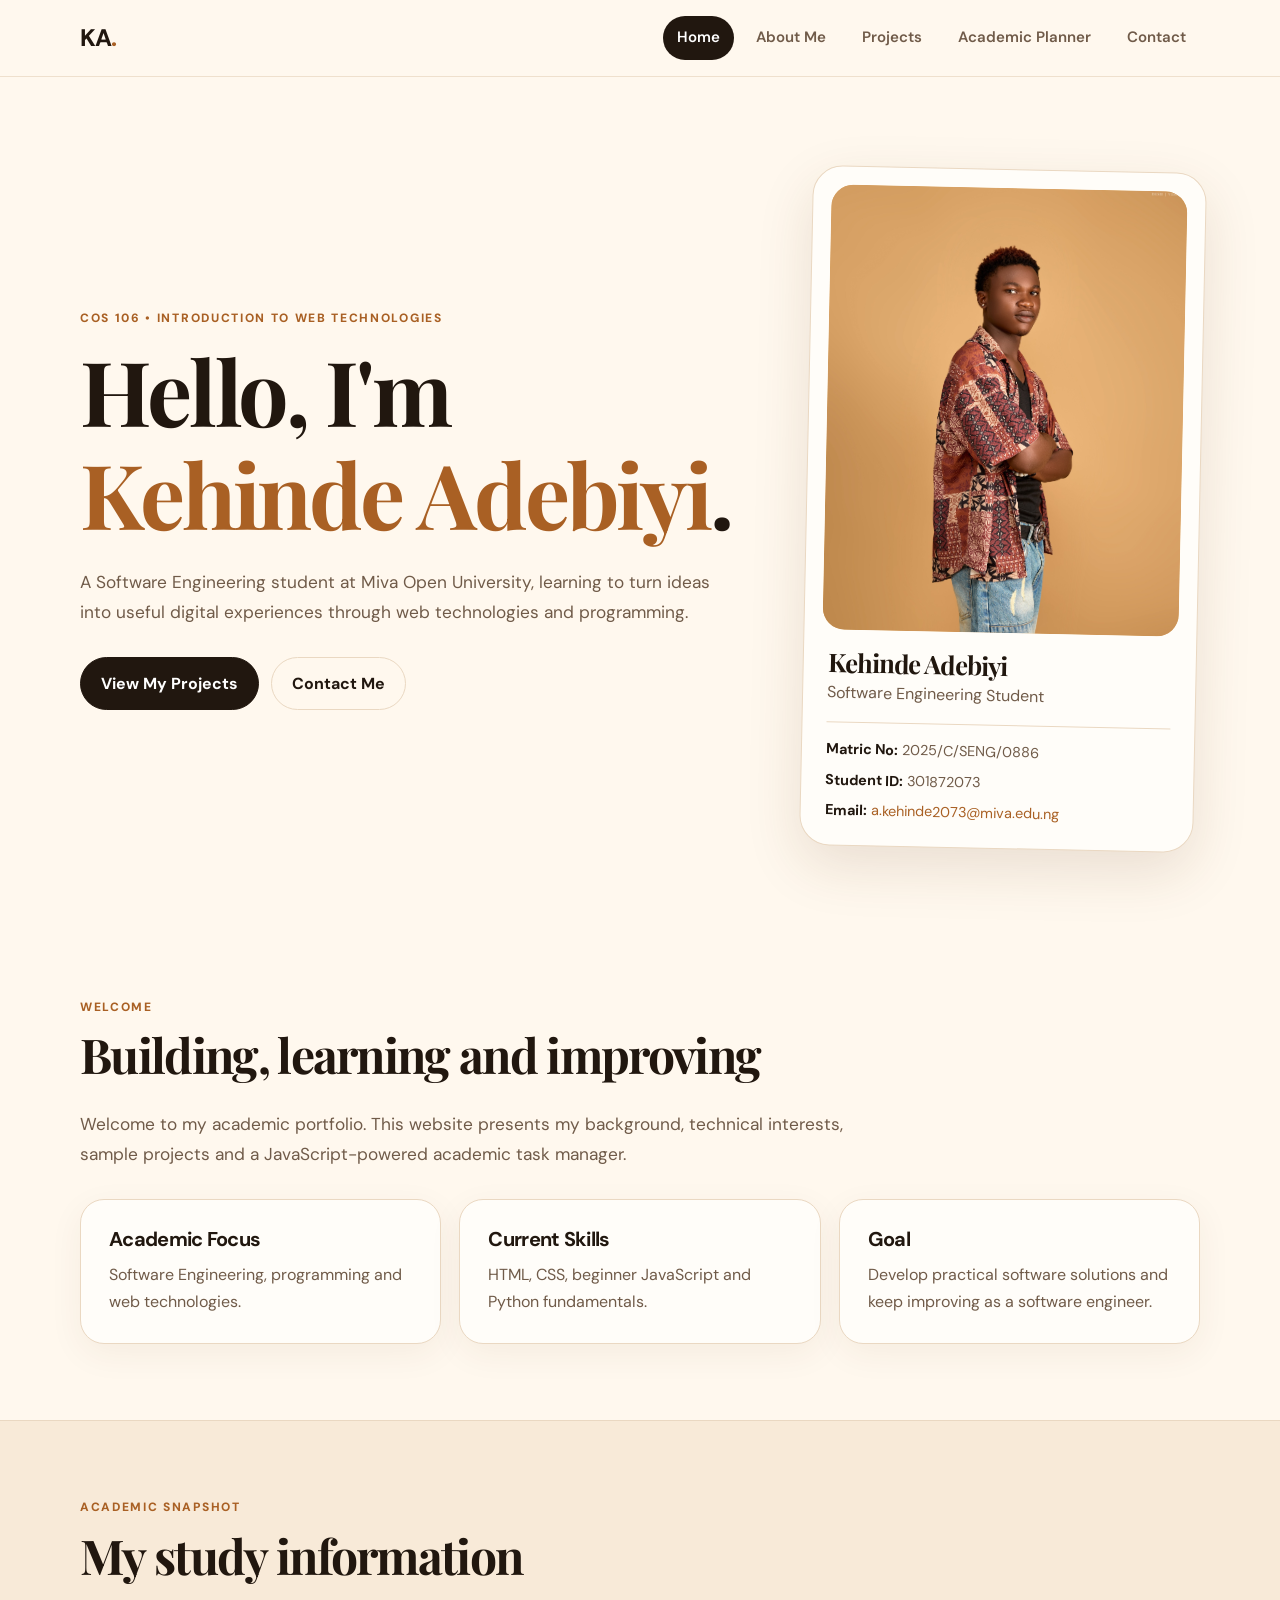
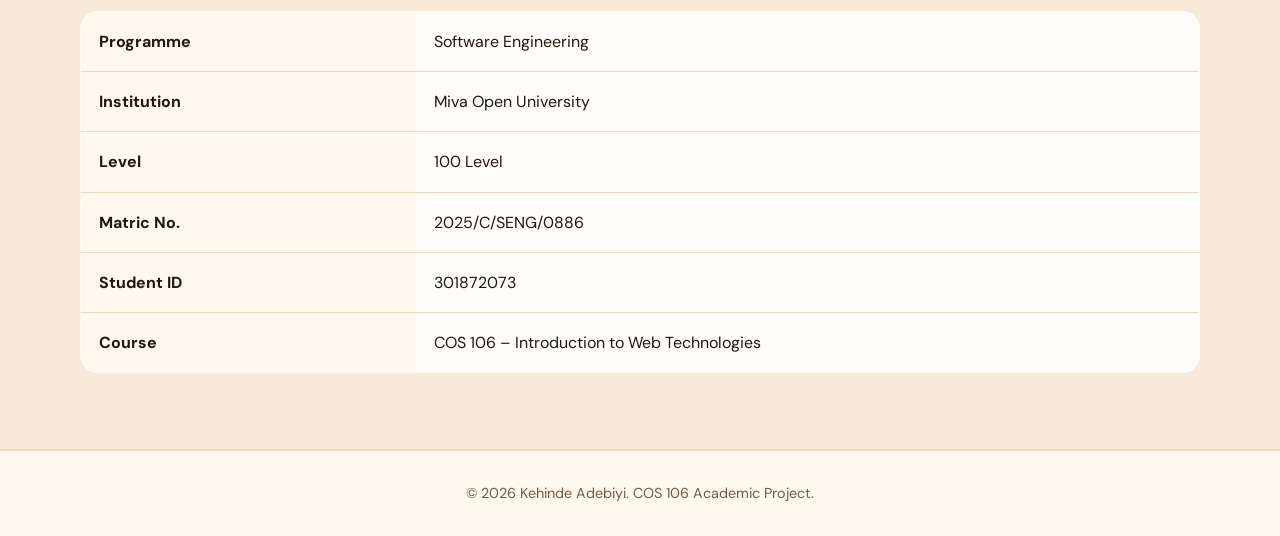
<file: COS106_Student_Portfolio_updated/index.html>
<!DOCTYPE html>
<html lang="en">
<head>
  <meta charset="UTF-8">
  <meta name="viewport" content="width=device-width, initial-scale=1.0">
  <title>Document</title>
</head>
<body>
  
</body>
</html>
<!DOCTYPE html>
<html lang="en">
<head>
  <meta charset="UTF-8"><meta name="viewport" content="width=device-width, initial-scale=1.0">
  <title>Kehinde Adebiyi | Student Portfolio</title><link rel="stylesheet" href="css/style.css">
</head>
<body>
<header class="site-header"><nav class="navbar container">
  <a class="logo" href="index.html">KA<span>.</span></a><button class="menu-toggle" aria-label="Open navigation">☰</button>
  <ul class="nav-links"><li><a class="active" href="index.html">Home</a></li><li><a href="about.html">About Me</a></li><li><a href="projects.html">Projects</a></li><li><a href="planner.html">Academic Planner</a></li><li><a href="contact.html">Contact</a></li></ul>
</nav></header>
<main>
<section class="hero container">
  <div class="hero-text"><p class="eyebrow">COS 106 • Introduction to Web Technologies</p><h1>Hello, I'm <span>Kehinde Adebiyi</span>.</h1>
  <p>A Software Engineering student at Miva Open University, learning to turn ideas into useful digital experiences through web technologies and programming.</p>
  <div class="hero-actions"><a class="btn" href="projects.html">View My Projects</a><a class="btn btn-outline" href="contact.html">Contact Me</a></div></div>
  <div class="profile-card"><img src="assets/profile.jpg" alt="Kehinde Adebiyi profile photograph"><h2>Kehinde Adebiyi</h2><p>Software Engineering Student</p>
    <div class="student-meta"><p><strong>Matric No:</strong> 2025/C/SENG/0886</p><p><strong>Student ID:</strong> 301872073</p><p><strong>Email:</strong> <a href="mailto:a.kehinde2073@miva.edu.ng">a.kehinde2073@miva.edu.ng</a></p></div>
  </div>
</section>
<section class="section container"><div class="section-heading"><p class="eyebrow">Welcome</p><h2>Building, learning and improving</h2></div>
<p class="lead">Welcome to my academic portfolio. This website presents my background, technical interests, sample projects and a JavaScript-powered academic task manager.</p>
<div class="info-grid"><article class="card"><h3>Academic Focus</h3><p>Software Engineering, programming and web technologies.</p></article><article class="card"><h3>Current Skills</h3><p>HTML, CSS, beginner JavaScript and Python fundamentals.</p></article><article class="card"><h3>Goal</h3><p>Develop practical software solutions and keep improving as a software engineer.</p></article></div></section>
<section class="section alt"><div class="container"><div class="section-heading"><p class="eyebrow">Academic Snapshot</p><h2>My study information</h2></div>
<table class="data-table"><tr><th>Programme</th><td>Software Engineering</td></tr><tr><th>Institution</th><td>Miva Open University</td></tr><tr><th>Level</th><td>100 Level</td></tr><tr><th>Matric No.</th><td>2025/C/SENG/0886</td></tr><tr><th>Student ID</th><td>301872073</td></tr><tr><th>Course</th><td>COS 106 – Introduction to Web Technologies</td></tr></table></div></section>
</main>
<footer class="footer"><p>&copy; 2026 Kehinde Adebiyi. COS 106 Academic Project.</p></footer><script src="js/script.js"></script>
</body></html>
</file>
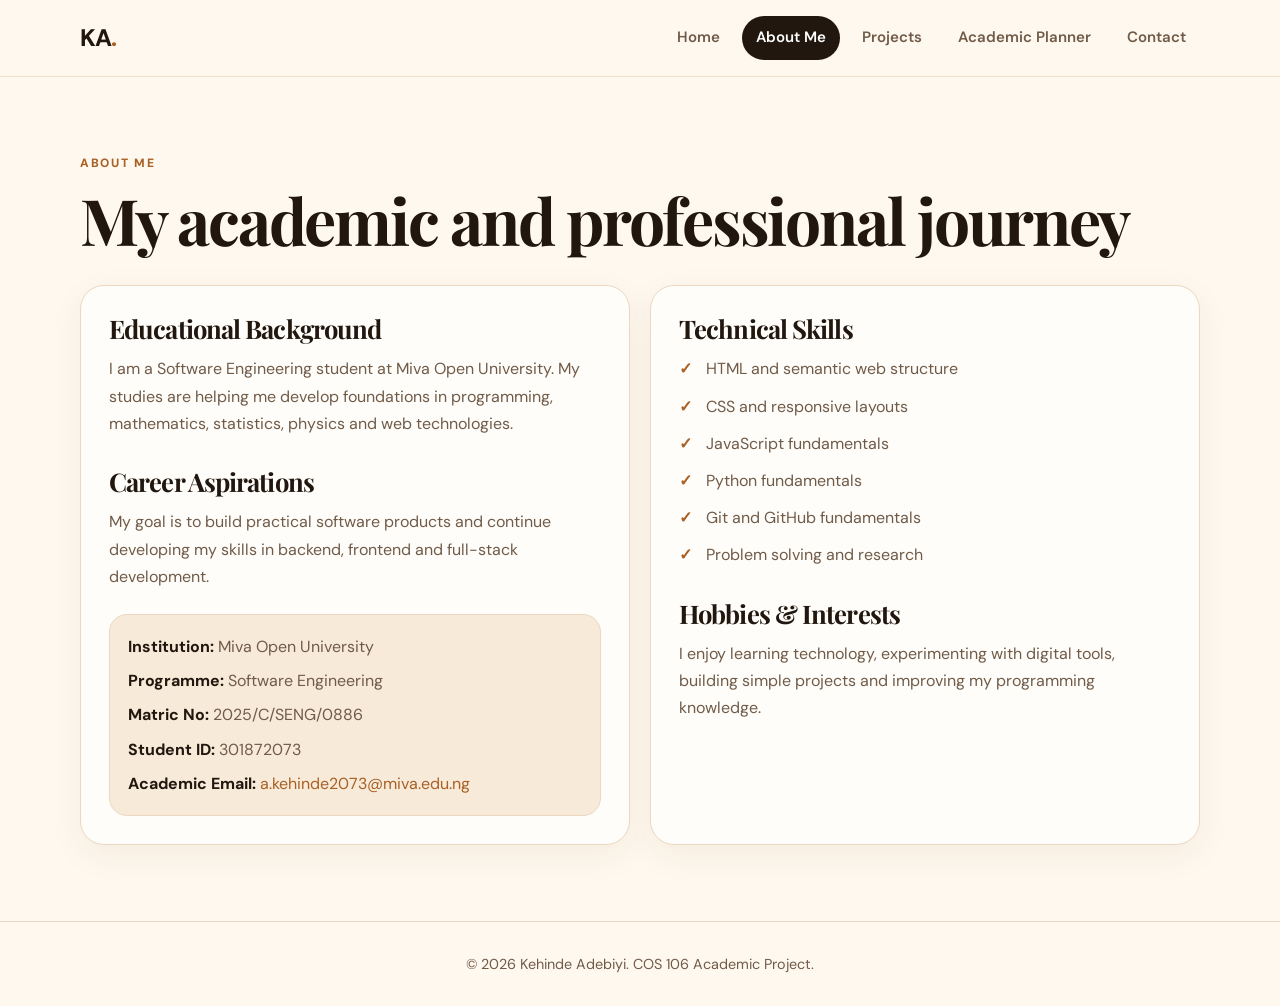
<file: COS106_Student_Portfolio_updated/about.html>
<!DOCTYPE html>
<html lang="en"><head><meta charset="UTF-8"><meta name="viewport" content="width=device-width, initial-scale=1.0"><title>About Me | Kehinde Adebiyi</title><link rel="stylesheet" href="css/style.css"></head>
<body><header class="site-header"><nav class="navbar container"><a class="logo" href="index.html">KA<span>.</span></a><button class="menu-toggle" aria-label="Open navigation">☰</button><ul class="nav-links"><li><a href="index.html">Home</a></li><li><a class="active" href="about.html">About Me</a></li><li><a href="projects.html">Projects</a></li><li><a href="planner.html">Academic Planner</a></li><li><a href="contact.html">Contact</a></li></ul></nav></header>
<main class="section container"><div class="section-heading"><p class="eyebrow">About Me</p><h1>My academic and professional journey</h1></div>
<div class="two-column"><section class="card"><h2>Educational Background</h2><p>I am a Software Engineering student at Miva Open University. My studies are helping me develop foundations in programming, mathematics, statistics, physics and web technologies.</p><h2>Career Aspirations</h2><p>My goal is to build practical software products and continue developing my skills in backend, frontend and full-stack development.</p><div class="identity-box"><p><strong>Institution:</strong> Miva Open University</p><p><strong>Programme:</strong> Software Engineering</p><p><strong>Matric No:</strong> 2025/C/SENG/0886</p><p><strong>Student ID:</strong> 301872073</p><p><strong>Academic Email:</strong> <a href="mailto:a.kehinde2073@miva.edu.ng">a.kehinde2073@miva.edu.ng</a></p></div></section>
<section class="card"><h2>Technical Skills</h2><ul class="check-list"><li>HTML and semantic web structure</li><li>CSS and responsive layouts</li><li>JavaScript fundamentals</li><li>Python fundamentals</li><li>Git and GitHub fundamentals</li><li>Problem solving and research</li></ul><h2>Hobbies & Interests</h2><p>I enjoy learning technology, experimenting with digital tools, building simple projects and improving my programming knowledge.</p></section></div></main>
<footer class="footer"><p>&copy; 2026 Kehinde Adebiyi. COS 106 Academic Project.</p></footer><script src="js/script.js"></script></body></html>
</file>
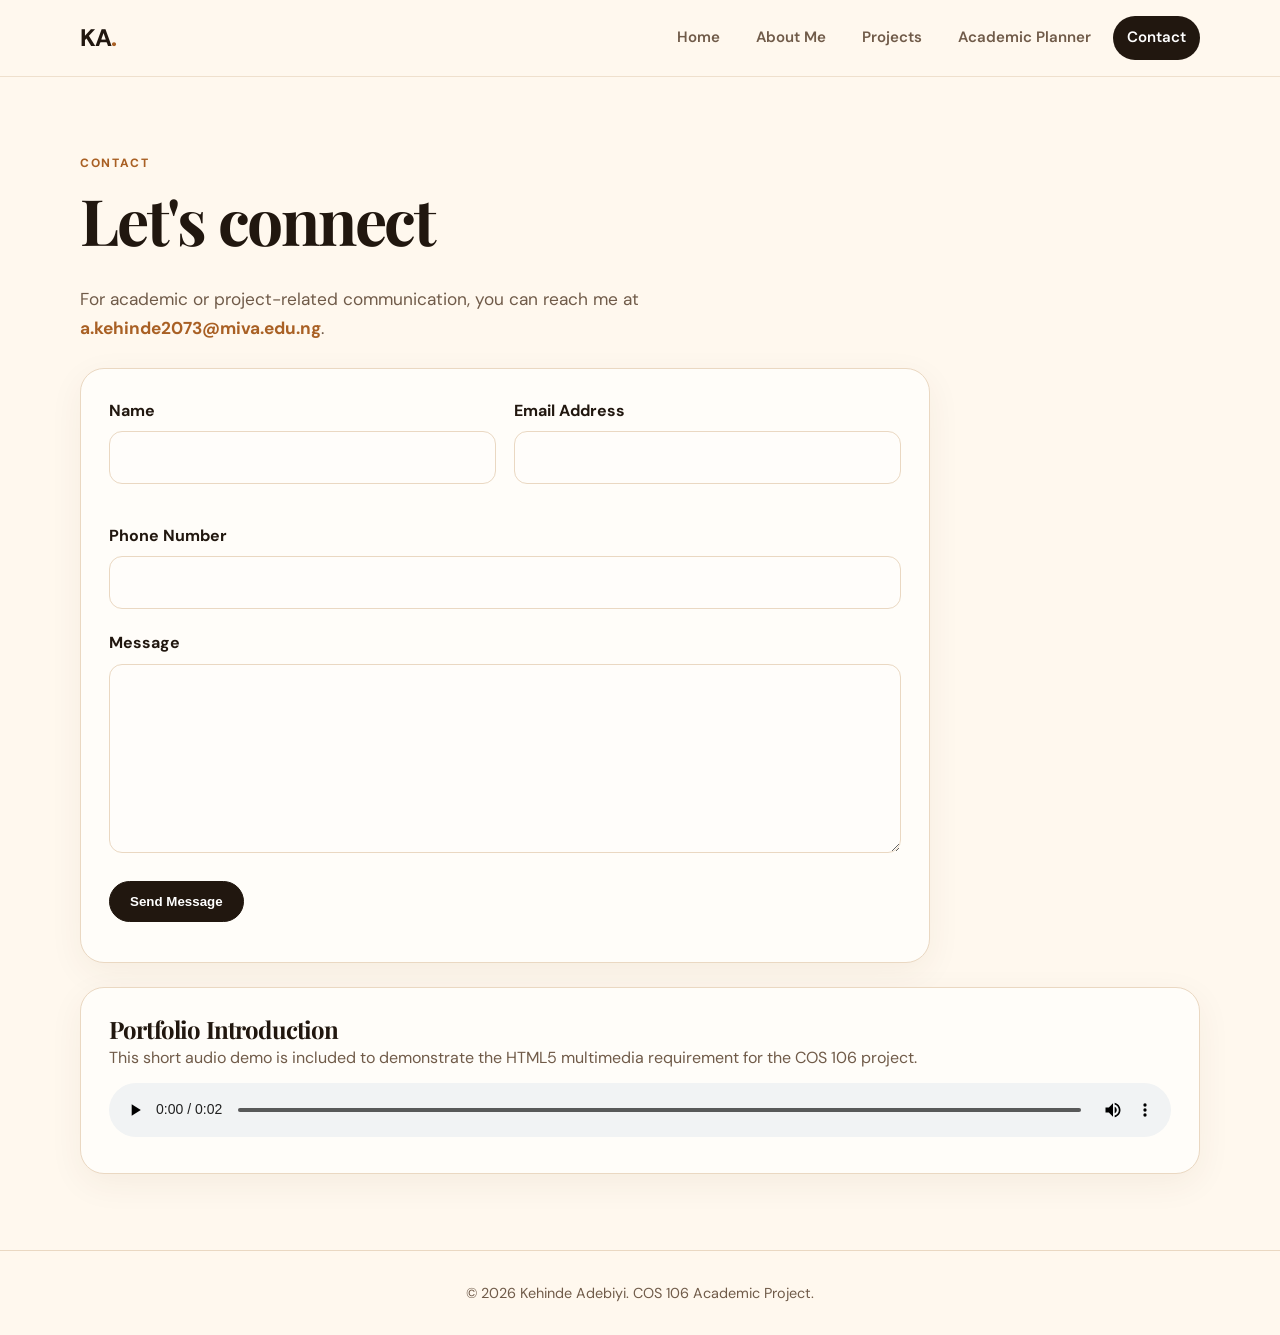
<file: COS106_Student_Portfolio_updated/contact.html>
<!DOCTYPE html>
<html lang="en"><head><meta charset="UTF-8"><meta name="viewport" content="width=device-width, initial-scale=1.0"><title>Contact | Kehinde Adebiyi</title><link rel="stylesheet" href="css/style.css"></head>
<body><header class="site-header"><nav class="navbar container"><a class="logo" href="index.html">KA<span>.</span></a><button class="menu-toggle" aria-label="Open navigation">☰</button><ul class="nav-links"><li><a href="index.html">Home</a></li><li><a href="about.html">About Me</a></li><li><a href="projects.html">Projects</a></li><li><a href="planner.html">Academic Planner</a></li><li><a class="active" href="contact.html">Contact</a></li></ul></nav></header>
<main class="section container"><div class="section-heading"><p class="eyebrow">Contact</p><h1>Let's connect</h1></div><p class="lead contact-note">For academic or project-related communication, you can reach me at <a href="mailto:a.kehinde2073@miva.edu.ng">a.kehinde2073@miva.edu.ng</a>.</p>
<form id="contactForm" class="contact-form card" novalidate><div class="form-grid"><div><label for="name">Name</label><input id="name" name="name" type="text"><small class="error" id="nameError"></small></div><div><label for="email">Email Address</label><input id="email" name="email" type="email"><small class="error" id="emailError"></small></div><div><label for="phone">Phone Number</label><input id="phone" name="phone" type="tel"><small class="error" id="phoneError"></small></div></div><div><label for="message">Message</label><textarea id="message" name="message" rows="6"></textarea><small class="error" id="messageError"></small></div><button class="btn" type="submit">Send Message</button><p id="successMessage" class="success" aria-live="polite"></p></form>
<div class="media-card card"><h2>Portfolio Introduction</h2><p>This short audio demo is included to demonstrate the HTML5 multimedia requirement for the COS 106 project.</p><audio controls><source src="assets/portfolio-audio.wav" type="audio/wav">Your browser does not support the audio element.</audio></div></main>
<footer class="footer"><p>&copy; 2026 Kehinde Adebiyi. COS 106 Academic Project.</p></footer><script src="js/script.js"></script><script src="js/contact.js"></script></body></html>
</file>
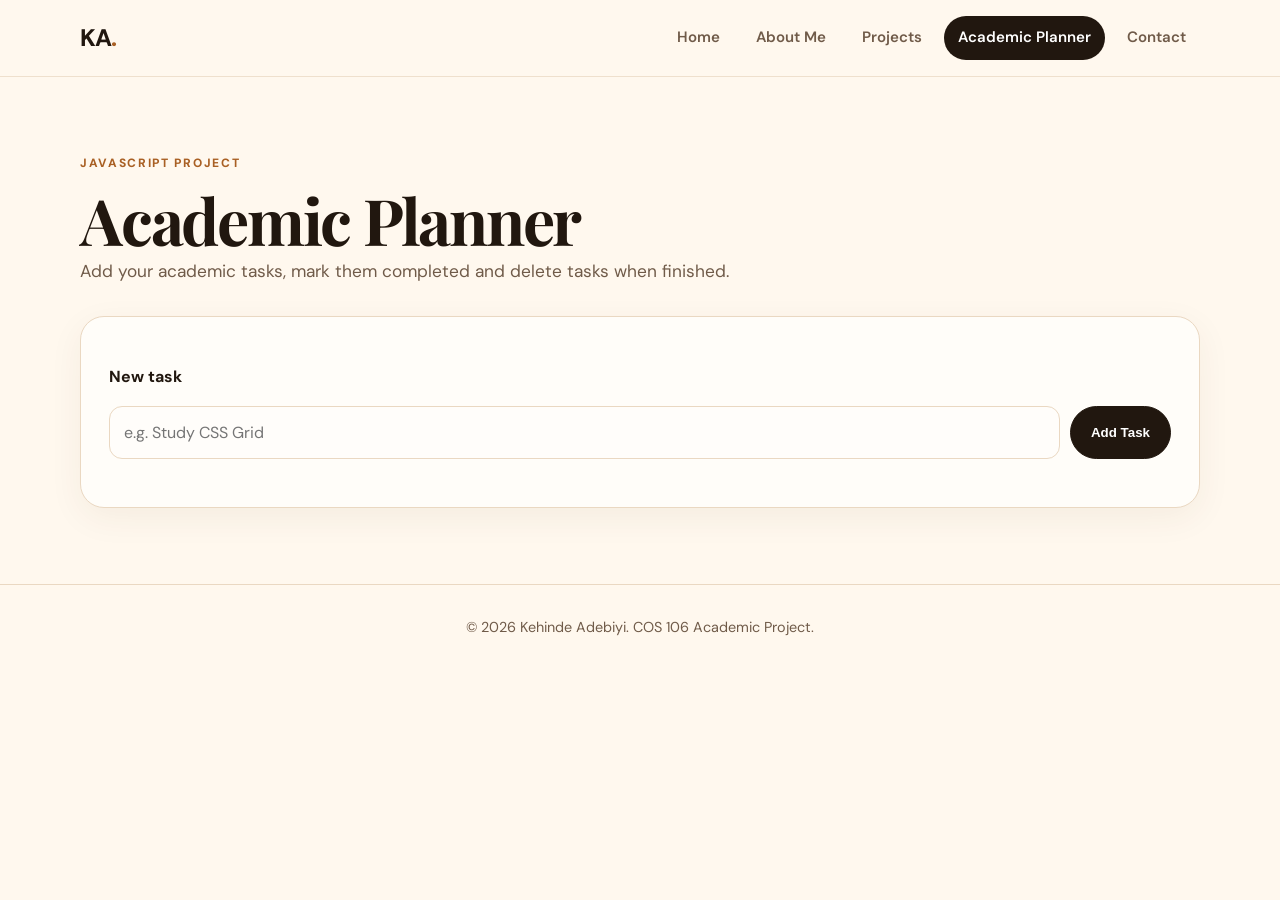
<file: COS106_Student_Portfolio_updated/planner.html>
<!DOCTYPE html>
<html lang="en">
<head>
  <meta charset="UTF-8"><meta name="viewport" content="width=device-width, initial-scale=1.0">
  <title>Academic Planner | Kehinde Adebiyi</title><link rel="stylesheet" href="css/style.css">
</head>
<body>
<header class="site-header"><nav class="navbar container">
<a class="logo" href="index.html">KA<span>.</span></a><button class="menu-toggle" aria-label="Open navigation">☰</button>
<ul class="nav-links"><li><a href="index.html">Home</a></li><li><a href="about.html">About Me</a></li><li><a href="projects.html">Projects</a></li><li><a class="active" href="planner.html">Academic Planner</a></li><li><a href="contact.html">Contact</a></li></ul>
</nav></header>

<main class="section container">
<div class="section-heading"><p class="eyebrow">JavaScript Project</p><h1>Academic Planner</h1><p class="lead">Add your academic tasks, mark them completed and delete tasks when finished.</p></div>
<section class="planner card">
  <form id="taskForm" class="task-form">
    <label for="taskInput">New task</label>
    <div class="input-row"><input id="taskInput" type="text" placeholder="e.g. Study CSS Grid" required><button class="btn" type="submit">Add Task</button></div>
  </form>
  <p id="taskMessage" class="form-message" aria-live="polite"></p>
  <ul id="taskList" class="task-list"></ul>
</section>
</main>
<footer class="footer"><p>&copy; 2026 Kehinde Adebiyi. COS 106 Academic Project.</p></footer>
<script src="js/script.js"></script>
<script src="js/planner.js"></script>
</body>
</html>
</file>
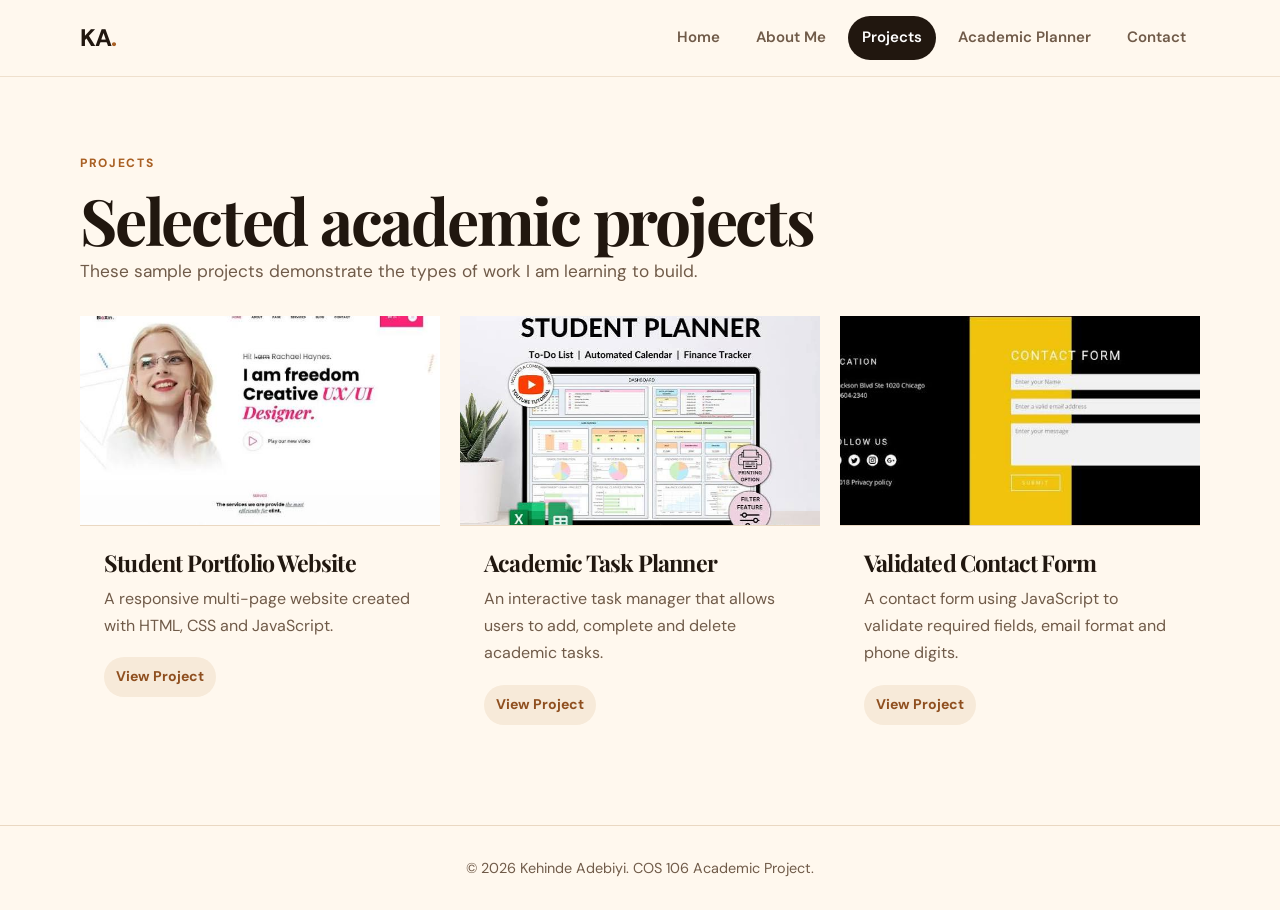
<file: COS106_Student_Portfolio_updated/projects.html>
<!DOCTYPE html>
<html lang="en">
<head>
  <meta charset="UTF-8"><meta name="viewport" content="width=device-width, initial-scale=1.0">
  <title>Projects | Kehinde Adebiyi</title><link rel="stylesheet" href="css/style.css">
</head>
<body>
<header class="site-header"><nav class="navbar container">
<a class="logo" href="index.html">KA<span>.</span></a><button class="menu-toggle" aria-label="Open navigation">☰</button>
<ul class="nav-links"><li><a href="index.html">Home</a></li><li><a href="about.html">About Me</a></li><li><a class="active" href="projects.html">Projects</a></li><li><a href="planner.html">Academic Planner</a></li><li><a href="contact.html">Contact</a></li></ul>
</nav></header>

<main class="section container">
<div class="section-heading"><p class="eyebrow">Projects</p><h1>Selected academic projects</h1><p class="lead">These sample projects demonstrate the types of work I am learning to build.</p></div>
<div class="project-grid">
<article class="project-card"><img src="assets/porfolio.jpg" alt="Website project illustration"><div class="project-body"><h2>Student Portfolio Website</h2><p>A responsive multi-page website created with HTML, CSS and JavaScript.</p><a class="mini-btn" href="index.html">View Project</a></div></article>
<article class="project-card"><img src="assets/taskplanner.jpg" alt="Task planner illustration"><div class="project-body"><h2>Academic Task Planner</h2><p>An interactive task manager that allows users to add, complete and delete academic tasks.</p><a class="mini-btn" href="planner.html">View Project</a></div></article>
<article class="project-card"><img src="assets/contact.jpg" alt="Contact form illustration"><div class="project-body"><h2>Validated Contact Form</h2><p>A contact form using JavaScript to validate required fields, email format and phone digits.</p><a class="mini-btn" href="contact.html">View Project</a></div></article>
</div>
</main>
<footer class="footer"><p>&copy; 2026 Kehinde Adebiyi. COS 106 Academic Project.</p></footer>
<script src="js/script.js"></script>
</body>
</html>
</file>
<file: COS106_Student_Portfolio_updated/css/style.css>
@import url('https://fonts.googleapis.com/css2?family=DM+Sans:wght@400;500;600;700&family=Playfair+Display:wght@600;700&display=swap');

:root{
  --ink:#21170f;
  --muted:#705b49;
  --cream:#fff8ee;
  --paper:#fffdf9;
  --orange:#d99a5b;
  --orange-dark:#a96024;
  --gold:#e6b779;
  --accent:#8f4f1f;
  --line:#ead8c2;
  --soft:#f7ead9;
  --shadow:0 20px 55px rgba(91,52,21,.13);
  --radius:24px;
}

*{box-sizing:border-box;margin:0;padding:0}
html{scroll-behavior:smooth}
body{font-family:'DM Sans',Arial,sans-serif;background:var(--cream);color:var(--ink);line-height:1.7}
a{color:inherit;text-decoration:none}
img{max-width:100%;display:block}
.container{width:min(1120px,92%);margin-inline:auto}

.site-header{position:sticky;top:0;z-index:100;background:rgba(255,248,238,.92);backdrop-filter:blur(14px);border-bottom:1px solid rgba(234,216,194,.75)}
.navbar{min-height:76px;display:flex;align-items:center;justify-content:space-between;gap:24px}
.logo{font-size:1.5rem;font-weight:800;letter-spacing:-.04em}.logo span{color:var(--orange-dark)}
.nav-links{display:flex;align-items:center;gap:8px;list-style:none}
.nav-links a{display:block;padding:9px 14px;border-radius:999px;color:var(--muted);font-weight:600;font-size:.94rem;transition:.25s ease}
.nav-links a:hover,.nav-links a.active{background:var(--ink);color:#fff}
.menu-toggle{display:none;border:0;background:var(--ink);color:#fff;border-radius:12px;padding:8px 12px;font-size:1.1rem;cursor:pointer}

.hero{display:grid;grid-template-columns:1.25fr .75fr;align-items:center;gap:70px;padding:92px 0 72px;min-height:650px}
.eyebrow{text-transform:uppercase;letter-spacing:.14em;font-size:.75rem;font-weight:800;color:var(--orange-dark);margin-bottom:10px}
h1,h2,h3{line-height:1.15;letter-spacing:-.035em}h1,h2{font-family:'Playfair Display',Georgia,serif}
.hero h1{font-size:clamp(3rem,7vw,5.7rem);max-width:850px;margin-bottom:24px}.hero h1 span{color:var(--orange-dark)}
.hero-text>p:not(.eyebrow){font-size:1.08rem;color:var(--muted);max-width:650px}
.hero-actions{display:flex;gap:12px;flex-wrap:wrap;margin-top:30px}
.btn{display:inline-flex;align-items:center;justify-content:center;border:1px solid var(--ink);background:var(--ink);color:#fff;padding:12px 20px;border-radius:999px;font-weight:700;cursor:pointer;transition:transform .2s ease,background .2s ease,box-shadow .2s ease}
.btn:hover{transform:translateY(-2px);box-shadow:0 10px 25px rgba(33,23,15,.15)}
.btn-outline{background:transparent;color:var(--ink);border-color:var(--line)}
.btn-outline:hover{background:#fff}

.profile-card{background:var(--paper);border:1px solid var(--line);padding:18px;border-radius:30px;box-shadow:var(--shadow);transform:rotate(1.2deg)}
.profile-card img{width:100%;aspect-ratio:4/5;object-fit:cover;border-radius:22px;object-position:center 25%;background:var(--gold)}
.profile-card h2{font-size:1.6rem;margin:18px 6px 2px}.profile-card>p{margin:0 6px;color:var(--muted)}
.student-meta{margin:16px 6px 4px;padding-top:14px;border-top:1px solid var(--line);display:grid;gap:6px;font-size:.9rem}.student-meta p{color:var(--muted)}.student-meta strong{color:var(--ink)}.student-meta a{color:var(--orange-dark);word-break:break-word}

.section{padding:76px 0}.section.alt{background:#f8ead8;border-block:1px solid var(--line)}
.section-heading{margin-bottom:28px}.section-heading h1{font-size:clamp(2.2rem,5vw,4rem)}.section-heading h2{font-size:clamp(2rem,4vw,3rem)}
.lead{font-size:1.08rem;color:var(--muted);max-width:800px;margin-bottom:30px}
.info-grid{display:grid;grid-template-columns:repeat(3,1fr);gap:18px}.card{background:var(--paper);border:1px solid var(--line);border-radius:var(--radius);padding:28px;box-shadow:0 10px 35px rgba(91,52,21,.06)}
.card h3{font-size:1.25rem;margin-bottom:10px}.card p{color:var(--muted)}
.data-table{width:100%;border-collapse:collapse;background:var(--paper);border:1px solid var(--line);border-radius:18px;overflow:hidden}.data-table th,.data-table td{text-align:left;padding:16px 18px;border-bottom:1px solid var(--line)}.data-table tr:last-child th,.data-table tr:last-child td{border-bottom:0}.data-table th{width:30%;background:#fff8ee}

.two-column{display:grid;grid-template-columns:1fr 1fr;gap:20px}.two-column .card h2{font-size:1.6rem;margin-bottom:12px}.two-column .card h2:not(:first-child){margin-top:30px}
.check-list{list-style:none;display:grid;gap:10px}.check-list li{position:relative;padding-left:27px;color:var(--muted)}.check-list li::before{content:'✓';position:absolute;left:0;top:0;color:var(--orange-dark);font-weight:800}
.identity-box{margin-top:24px;background:var(--soft);border:1px solid var(--line);border-radius:18px;padding:18px;display:grid;gap:7px}.identity-box p{color:var(--muted)}.identity-box strong{color:var(--ink)}.identity-box a{color:var(--orange-dark);word-break:break-word}

.project-grid{display:grid;grid-template-columns:repeat(3,1fr);gap:20px}.project-card{overflow:hidden;padding:0}.project-card img{width:100%;height:210px;object-fit:cover;background:var(--soft);border-bottom:1px solid var(--line)}.project-body{padding:24px}.project-body h2{font-size:1.45rem;margin-bottom:8px}.project-body p{color:var(--muted);margin-bottom:18px}.project-links{display:flex;gap:10px;flex-wrap:wrap}.mini-btn{font-size:.88rem;font-weight:700;padding:8px 12px;border-radius:999px;background:var(--soft);color:var(--accent)}

.planner-layout{display:grid;grid-template-columns:.8fr 1.2fr;gap:20px}.task-form{display:grid;gap:8px;margin-top:18px}.input-row{display:flex;gap:10px}.input-row input{flex:1}.task-list{list-style:none;display:grid;gap:10px;margin-top:20px}.task-item{display:flex;align-items:center;gap:12px;padding:14px 16px;background:var(--paper);border:1px solid var(--line);border-radius:16px}.task-item span{flex:1}.task-item.completed span{text-decoration:line-through;color:#8a7968}.delete-btn{border:0;background:#f2ddd0;color:#8a3d1d;border-radius:10px;padding:7px 10px;font-weight:700;cursor:pointer}.task-message{margin-top:10px;color:var(--orange-dark);font-size:.9rem}

.contact-form{max-width:850px}.form-grid{display:grid;grid-template-columns:repeat(2,1fr);gap:18px}.form-grid>div:nth-child(3){grid-column:1/-1}label{display:block;font-weight:700;margin-bottom:7px}input,textarea{width:100%;font:inherit;padding:12px 14px;border:1px solid var(--line);border-radius:13px;background:#fffdfa;outline:none}input:focus,textarea:focus{border-color:var(--orange-dark);box-shadow:0 0 0 3px rgba(217,154,91,.18)}textarea{resize:vertical}.error{display:block;min-height:20px;color:#a53e26;font-size:.82rem}.success{color:#47713b;font-weight:700;margin-top:12px}
.contact-note{margin-bottom:24px}.project-card .mini-btn{display:inline-flex}.project-card .mini-btn:hover{background:var(--gold);color:var(--ink)}.contact-note a{color:var(--orange-dark);font-weight:700}.media-card{margin-top:24px}.media-card audio{width:100%;margin-top:12px}

.footer{padding:30px 0;text-align:center;color:var(--muted);border-top:1px solid var(--line);font-size:.9rem}

@media(max-width:900px){.hero{grid-template-columns:1fr;gap:35px;padding-top:65px}.profile-card{max-width:430px;margin-inline:auto}.info-grid,.project-grid{grid-template-columns:1fr 1fr}.planner-layout{grid-template-columns:1fr}}
@media(max-width:700px){.menu-toggle{display:block}.nav-links{display:none;position:absolute;left:4%;right:4%;top:68px;background:var(--paper);border:1px solid var(--line);border-radius:18px;padding:10px;box-shadow:var(--shadow);flex-direction:column;align-items:stretch}.nav-links.open{display:flex}.nav-links a{border-radius:12px}.hero{padding:55px 0}.hero h1{font-size:clamp(2.7rem,14vw,4.3rem)}.section{padding:58px 0}.info-grid,.project-grid,.two-column,.form-grid{grid-template-columns:1fr}.form-grid>div:nth-child(3){grid-column:auto}.task-form{display:grid}.input-row{flex-direction:column}.data-table{font-size:.9rem}.data-table th{width:38%}}
</file>
